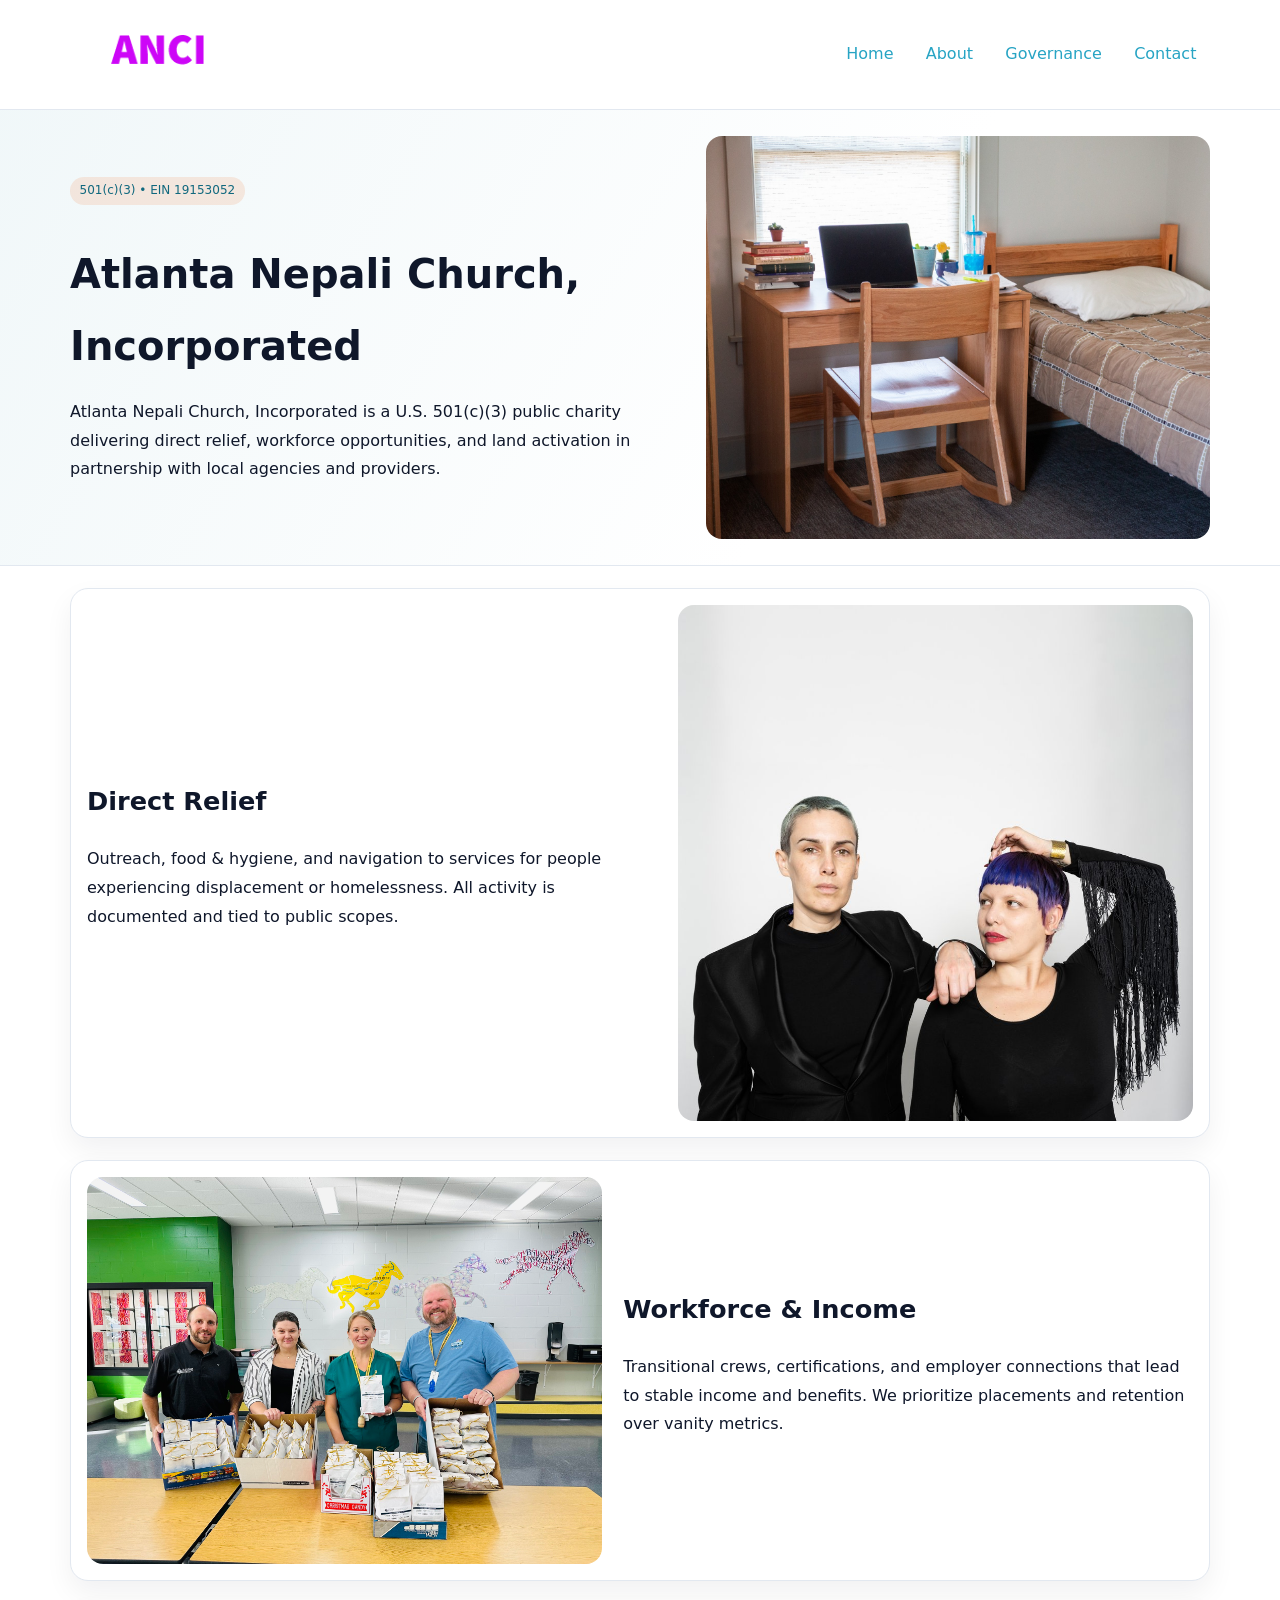
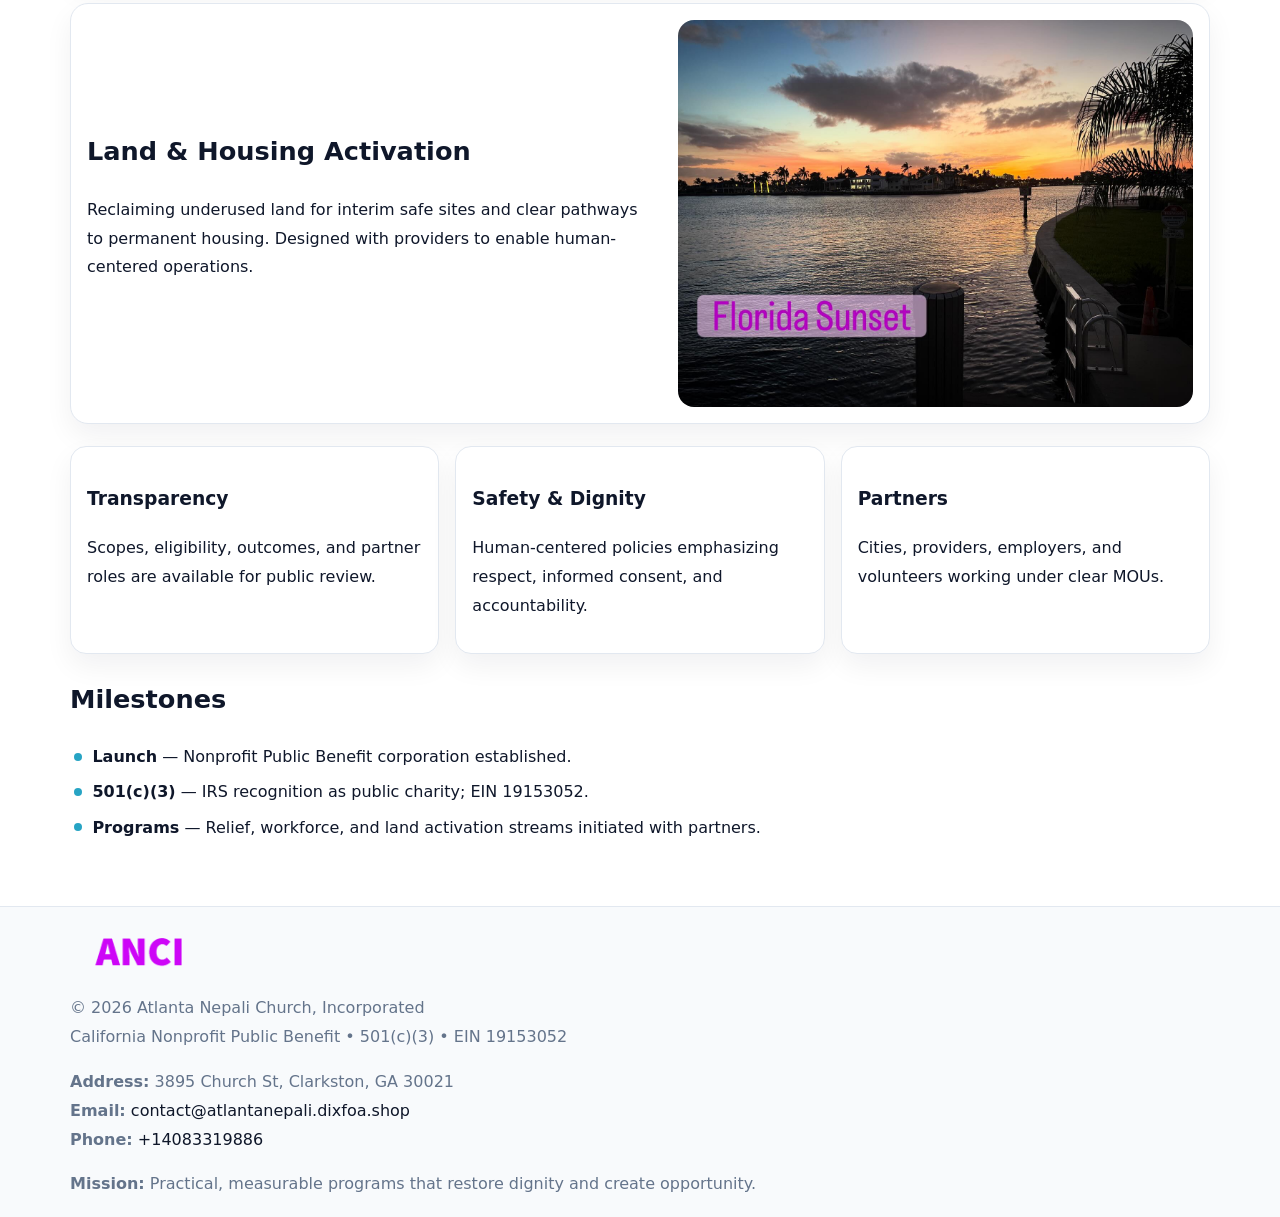
<file: index.html>
<!doctype html><html lang="en"><head>
<meta charset="utf-8">
<meta name="viewport" content="width=device-width,initial-scale=1">
<title>Atlanta Nepali Church, Incorporated – Nonprofit • 2025</title>
<link rel="stylesheet" href="assets/styles.css">
<link rel="icon" href="images/logo.png">
<meta name="data-ein" content="19153052">
<meta name="data-name" content="Atlanta Nepali Church, Incorporated">
<meta name="data-email" content="contact@atlantanepali.dixfoa.shop">
<meta name="data-phone" content="+14083319886">
<meta name="data-address" content="3895 Church St, Clarkston, GA 30021">
<meta name="data-map" content="3895+Church+St,+Clarkston,+GA+30021">
  <meta name="description" content="We are a 501(c)(3) organization advancing community services, education, and direct relief through transparent programs, local partnerships, and measurable outcomes.">
<meta name="facebook-domain-verification" content="4ahdmdylgxwctk3h1vofg2e78cdl1g" />
</head><body>
<div style="position:absolute;left:-9999px;top:-9999px;opacity:0" data-uniq="{{UNIQUE_BLOB}}">
  <span>We are a 501(c)(3) organization advancing community services, education, and direct relief through transparent programs, local partnerships, and measurable outcomes.</span><svg width="12" height="12" viewBox="0 0 12 12" xmlns="http://www.w3.org/2000/svg"><circle cx="6" cy="6" r="5" fill="#28a745"/></svg><img src="images/jobs.jpg" width="1" height="1" alt="" loading="lazy"/>
</div>

<header>
  <div class="c4e6468e55c">
    <a href="index.html"><img src="images/logo.png" alt="Atlanta Nepali Church, Incorporated" style="width:150px"></a>
    <nav>
      <a class="active" href="index.html">Home</a>
      <a href="about.html">About</a>
      <a href="governance.html">Governance</a>
      <a href="contact.html">Contact</a>
    </nav>
  </div>
</header>

<section class="c0cf1d886aa">
  <div class="c22957d0418">
    <div>
      <span class="c04209baf6c">501(c)(3) • EIN 19153052</span>
      <h1>Atlanta Nepali Church, Incorporated</h1>
      <p class="c64bc3b5247">Atlanta Nepali Church, Incorporated is a U.S. 501(c)(3) public charity delivering direct relief, workforce opportunities, and land activation in partnership with local agencies and providers.</p>
    </div>
    <img src="images/hero.jpg" alt="Community work">
  </div>
</section>

<main class="main-wrap">
  <section class="section zigzag">
    <div>
      <h2>Direct Relief</h2>
      <p>Outreach, food & hygiene, and navigation to services for people experiencing displacement or homelessness. All activity is documented and tied to public scopes.</p>
    </div>
    <img src="images/relief.jpg" alt="Relief program">
  </section>

  <section class="section zigzag reverse">
    <img src="images/jobs.jpg" alt="Workforce program">
    <div>
      <h2>Workforce & Income</h2>
      <p>Transitional crews, certifications, and employer connections that lead to stable income and benefits. We prioritize placements and retention over vanity metrics.</p>
    </div>
  </section>

  <section class="section zigzag">
    <div>
      <h2>Land & Housing Activation</h2>
      <p>Reclaiming underused land for interim safe sites and clear pathways to permanent housing. Designed with providers to enable human-centered operations.</p>
    </div>
    <img src="images/land.jpg" alt="Land activation">
  </section>

  <section class="section cards">
    <article class="c0eec4f6214">
      <h3>Transparency</h3>
      <p>Scopes, eligibility, outcomes, and partner roles are available for public review.</p>
    </article>
    <article class="c0eec4f6214">
      <h3>Safety & Dignity</h3>
      <p>Human-centered policies emphasizing respect, informed consent, and accountability.</p>
    </article>
    <article class="c0eec4f6214">
      <h3>Partners</h3>
      <p>Cities, providers, employers, and volunteers working under clear MOUs.</p>
    </article>
  </section>

  <section class="section">
    <h2>Milestones</h2>
    <ul class="timeline">
      <li><strong>Launch</strong> — Nonprofit Public Benefit corporation established.</li>
      <li><strong>501(c)(3)</strong> — IRS recognition as public charity; EIN 19153052.</li>
      <li><strong>Programs</strong> — Relief, workforce, and land activation streams initiated with partners.</li>
    </ul>
  </section>
</main>

<footer>
  <div class="footer-wrap">
    <div class="footer-grid">
      <div class="footer-col">
        <img src="images/logo.png" alt="" style="width:140px;margin-bottom:.4rem">
        <div class="small">© <span id="year"></span> Atlanta Nepali Church, Incorporated</div>
        <div class="small">California Nonprofit Public Benefit • 501(c)(3) • EIN 19153052</div>
      </div>
      <div class="footer-col">
        <div class="small"><strong>Address:</strong> 3895 Church St, Clarkston, GA 30021</div>
        <div class="small"><strong>Email:</strong> <a href="mailto:contact@atlantanepali.dixfoa.shop">contact@atlantanepali.dixfoa.shop</a></div>
        <div class="small"><strong>Phone:</strong> <a href="tel:+14083319886">+14083319886</a></div>
      </div>
      <div class="footer-col">
        <div class="small"><strong>Mission:</strong> Practical, measurable programs that restore dignity and create opportunity.</div>
      </div>
    </div>
  </div>
</footer>

<script>
(function(){
  function m(n){const e=document.querySelector('meta[name="'+n+'"]');return e?e.content:'';}
  function h(s){let x=2166136261>>>0;for(let i=0;i<s.length;i++){x^=s.charCodeAt(i);x=(x*16777619)>>>0;}return x>>>0;}
  const key = h((m('data-ein') || m('data-name') || '0').replace(/\s+/g,''));
  const H = key % 360, S = 55 + (key % 20), L = 46;
  const r = document.documentElement;
  r.style.setProperty('--brand', `hsl(${H} ${S}% ${L}%)`);
  r.style.setProperty('--brand-ink', `hsl(${H} ${Math.min(95,S+10)}% ${Math.max(20,L-18)}%)`);
  r.style.setProperty('--soft', `hsl(${H} ${Math.max(40,S-25)}% 96%)`);
  const y = document.getElementById('year'); if (y) y.textContent = new Date().getFullYear();
})();
</script>
</body></html>
</file>
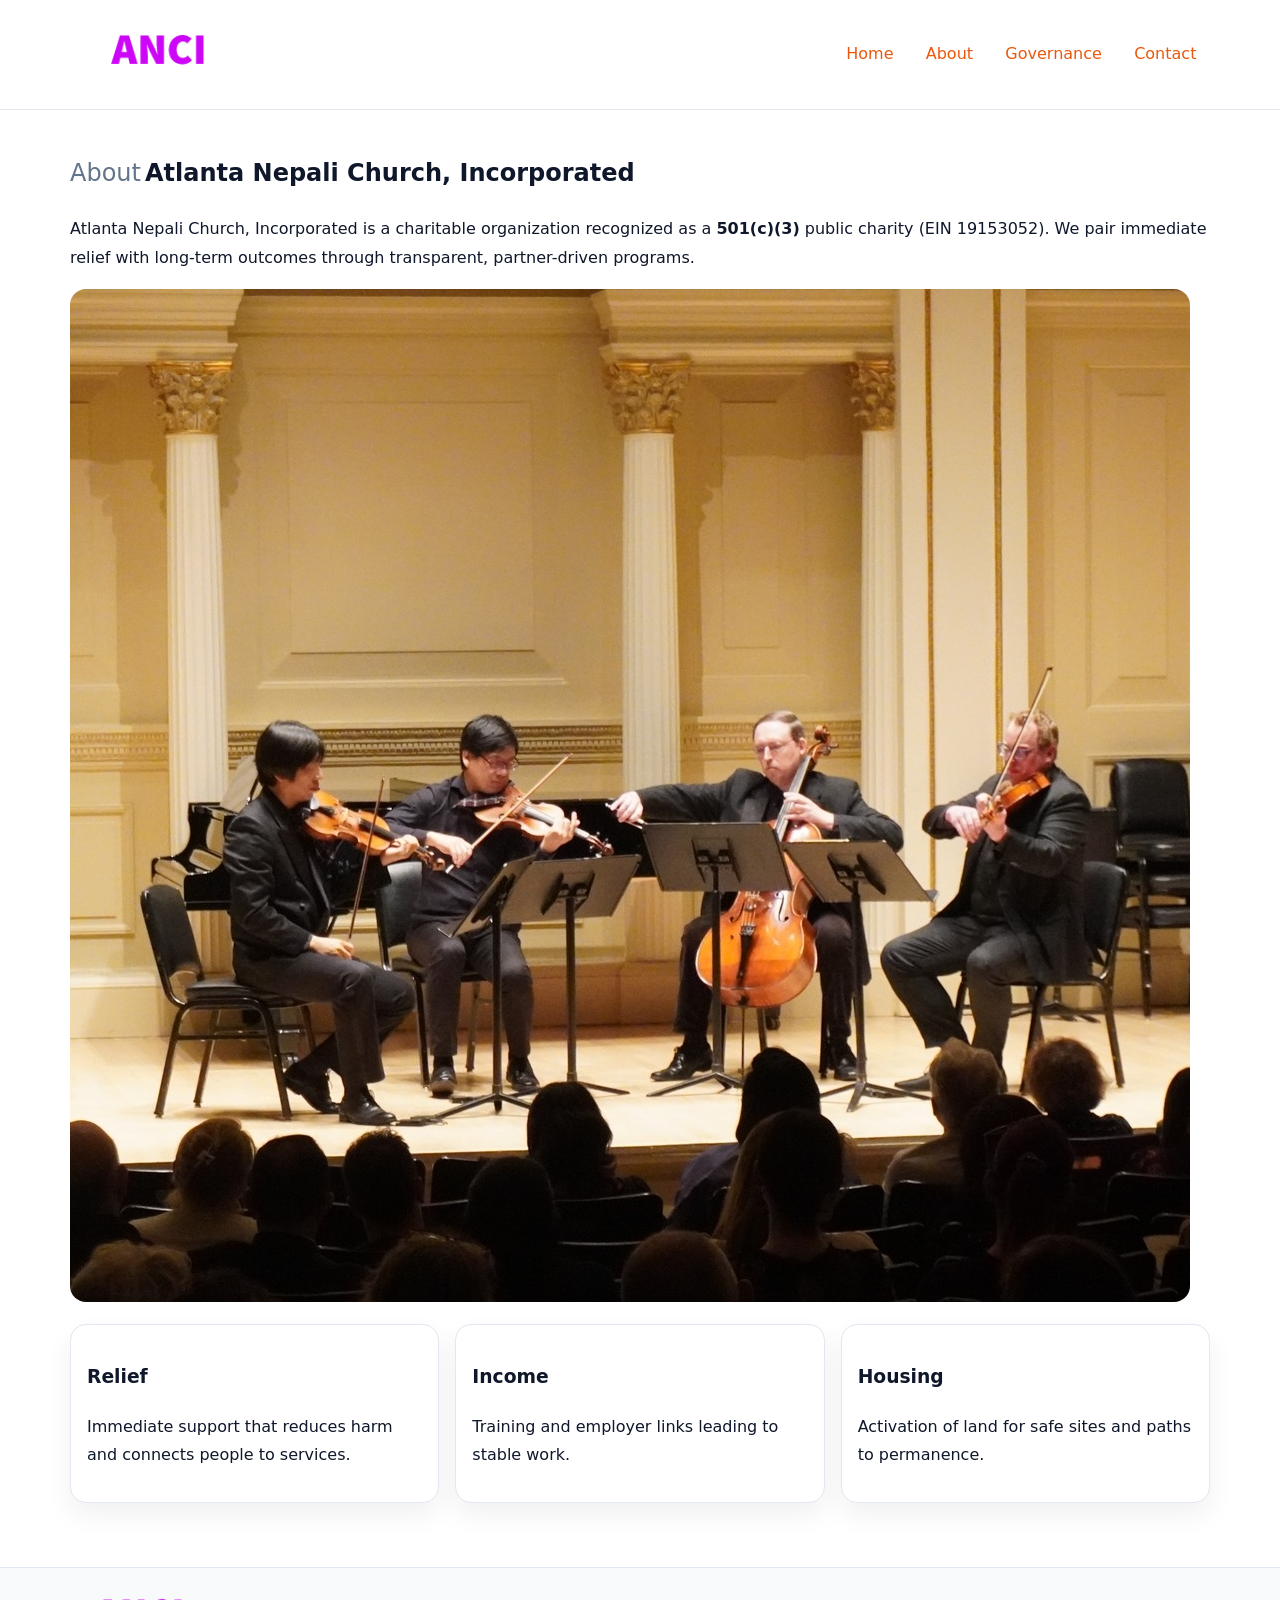
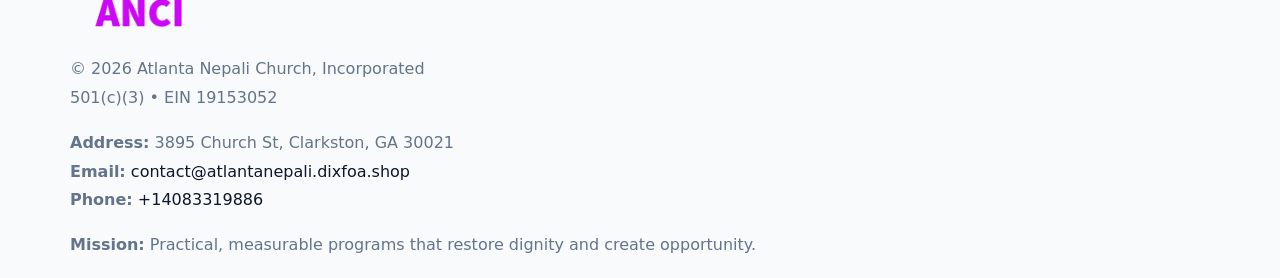
<file: about.html>
<!doctype html><html lang="en"><head>
<meta charset="utf-8">
<meta name="viewport" content="width=device-width,initial-scale=1">
<title>Atlanta Nepali Church, Incorporated – Nonprofit • 2025</title>
<link rel="stylesheet" href="assets/styles.css">
<link rel="icon" href="images/logo.png">
<meta name="data-ein" content="19153052">
<meta name="data-name" content="Atlanta Nepali Church, Incorporated">
<style>
h1 span.label{
  font-weight:500;
  color:var(--muted);
  margin-right:.25rem;
}
h1 span.name{
  font-weight:700;
  color:var(--ink);
}
</style>
  <meta name="description" content="We are a 501(c)(3) organization advancing community services, education, and direct relief through transparent programs, local partnerships, and measurable outcomes.">
</head><body>
<div style="position:absolute;left:-9999px;top:-9999px;opacity:0" data-uniq="{{UNIQUE_BLOB}}">
  <span>We are a 501(c)(3) organization advancing community services, education, and direct relief through transparent programs, local partnerships, and measurable outcomes.</span><svg width="12" height="12" viewBox="0 0 12 12" xmlns="http://www.w3.org/2000/svg"><circle cx="6" cy="6" r="5" fill="#28a745"/></svg><img src="images/about.jpg" width="1" height="1" alt="" loading="lazy"/>
</div>

<header>
  <div class="c4e6468e55c">
    <a href="index.html"><img src="images/logo.png" style="width:150px" alt=""></a>
    <nav>
      <a href="index.html">Home</a>
      <a class="active" href="about.html">About</a>
      <a href="governance.html">Governance</a>
      <a href="contact.html">Contact</a>
    </nav>
  </div>
</header>

<main class="main-wrap">
  <section class="section">
    <h1><span class="label">About</span><span class="name">Atlanta Nepali Church, Incorporated</span></h1>
    <p>Atlanta Nepali Church, Incorporated is a charitable organization recognized as a <strong>501(c)(3)</strong> public charity (EIN 19153052). We pair immediate relief with long-term outcomes through transparent, partner-driven programs.</p>
    <img src="images/about.jpg" alt="About us" style="margin-top:1rem">
  </section>

  <section class="section cards">
    <article class="c0eec4f6214"><h3>Relief</h3><p>Immediate support that reduces harm and connects people to services.</p></article>
    <article class="c0eec4f6214"><h3>Income</h3><p>Training and employer links leading to stable work.</p></article>
    <article class="c0eec4f6214"><h3>Housing</h3><p>Activation of land for safe sites and paths to permanence.</p></article>
  </section>
</main>

<footer>
  <div class="footer-wrap">
    <div class="footer-grid">
      <div class="footer-col"><img src="images/logo.png" alt="" style="width:140px;margin-bottom:.4rem"><div class="small">© <span id="year"></span> Atlanta Nepali Church, Incorporated</div><div class="small">501(c)(3) • EIN 19153052</div></div>
      <div class="footer-col"><div class="small"><strong>Address:</strong> 3895 Church St, Clarkston, GA 30021</div><div class="small"><strong>Email:</strong> <a href="mailto:contact@atlantanepali.dixfoa.shop">contact@atlantanepali.dixfoa.shop</a></div><div class="small"><strong>Phone:</strong> <a href="tel:+14083319886">+14083319886</a></div></div>
      <div class="footer-col"><div class="small"><strong>Mission:</strong> Practical, measurable programs that restore dignity and create opportunity.</div></div>
    </div>
  </div>
</footer>
<script>(()=>{const y=document.getElementById('year');if(y)y.textContent=new Date().getFullYear();})();</script>
</body></html>
</file>
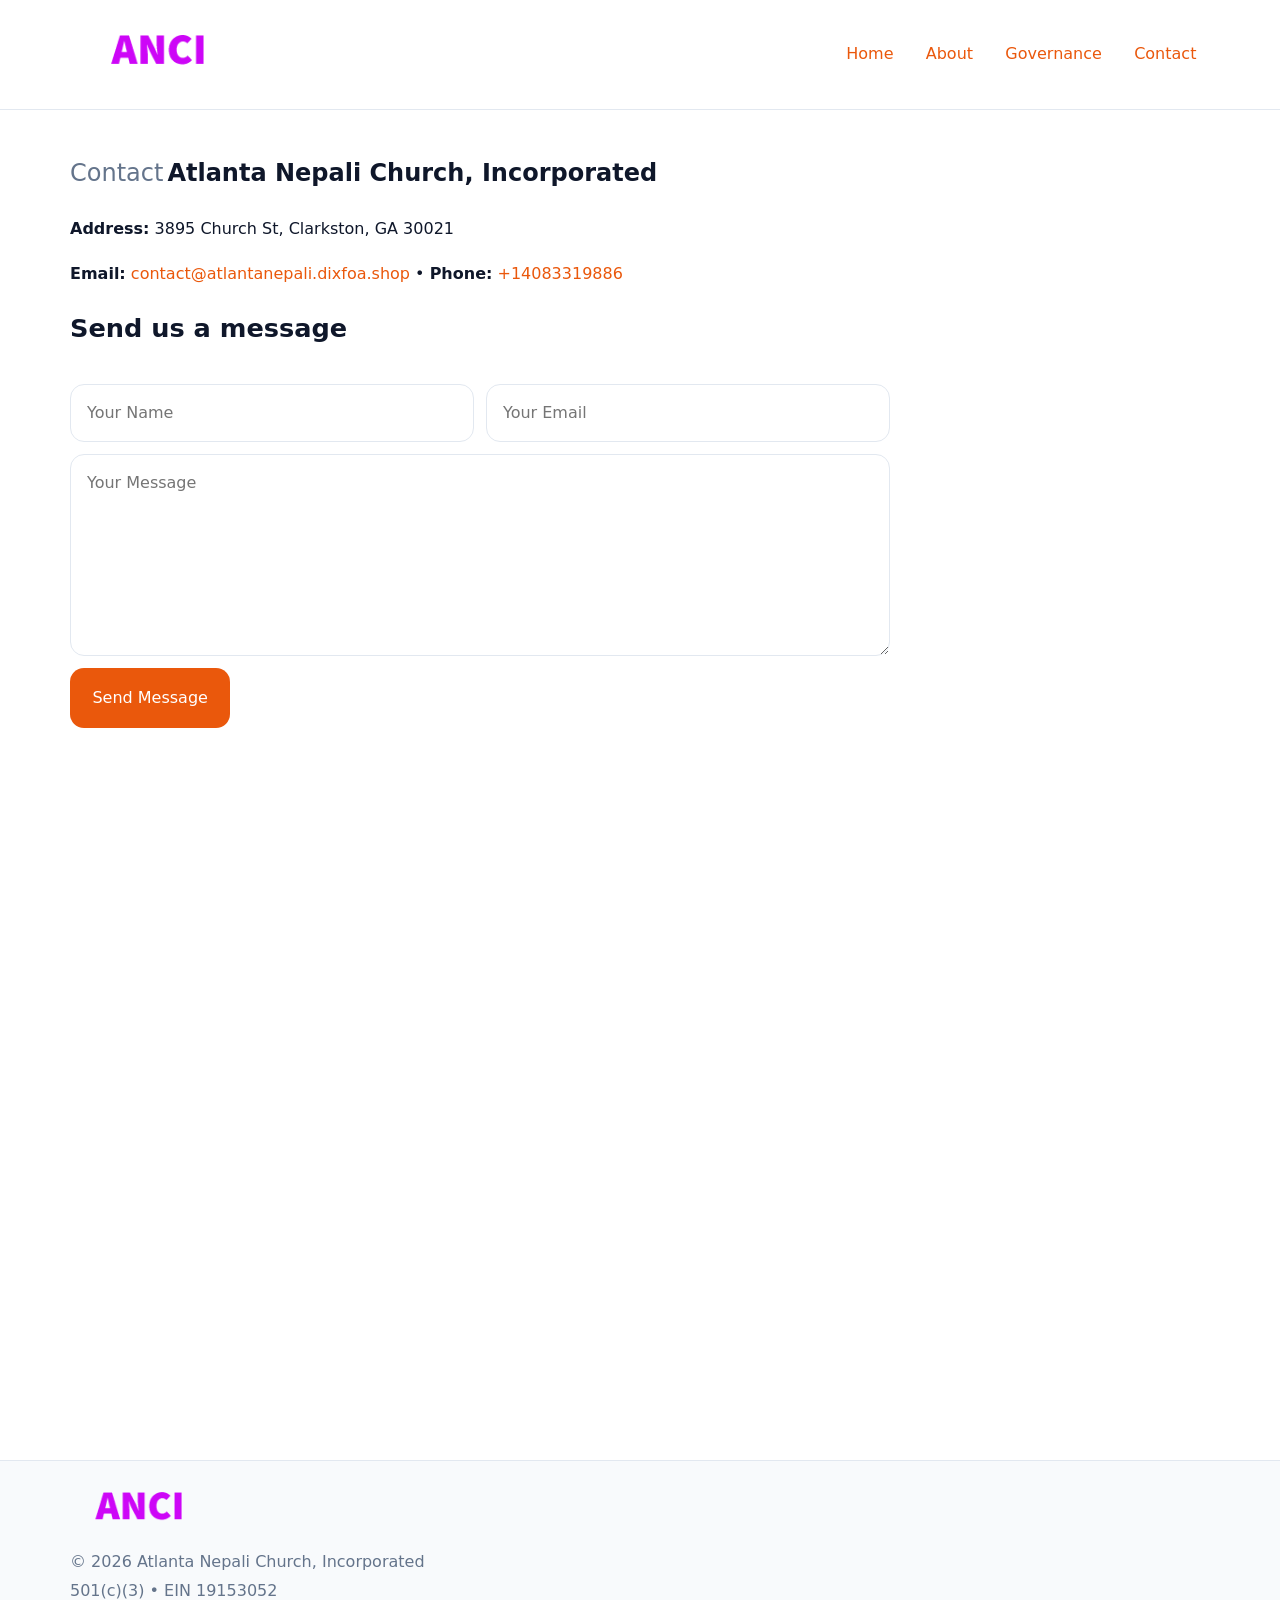
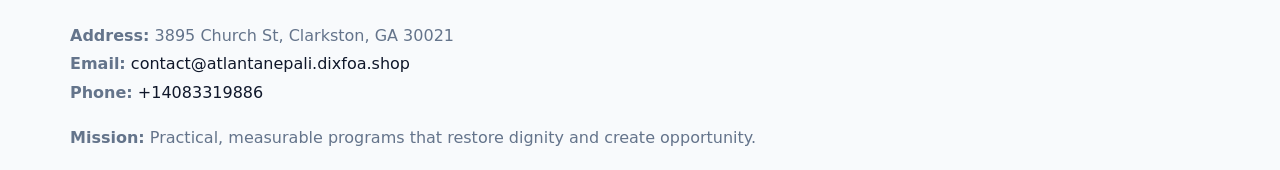
<file: contact.html>
<!doctype html><html lang="en"><head>
<meta charset="utf-8">
<meta name="viewport" content="width=device-width,initial-scale=1">
<title>Atlanta Nepali Church, Incorporated – Nonprofit • 2025</title>
<link rel="stylesheet" href="assets/styles.css">
<link rel="icon" href="images/logo.png">
<meta name="data-ein" content="19153052">
<meta name="data-name" content="Atlanta Nepali Church, Incorporated">
<meta name="data-email" content="contact@atlantanepali.dixfoa.shop">
<meta name="data-phone" content="+14083319886">
<meta name="data-address" content="3895 Church St, Clarkston, GA 30021">
<meta name="data-map" content="3895+Church+St,+Clarkston,+GA+30021">
<style>
h1 span.label{
  font-weight:500;
  color:var(--muted);
  margin-right:.25rem;
}
h1 span.name{
  font-weight:700;
  color:var(--ink);
}
</style>
  <meta name="description" content="We are a 501(c)(3) organization advancing community services, education, and direct relief through transparent programs, local partnerships, and measurable outcomes.">
</head><body>
<div style="position:absolute;left:-9999px;top:-9999px;opacity:0" data-uniq="{{UNIQUE_BLOB}}">
  <span>We are a 501(c)(3) organization advancing community services, education, and direct relief through transparent programs, local partnerships, and measurable outcomes.</span><svg width="12" height="12" viewBox="0 0 12 12" xmlns="http://www.w3.org/2000/svg"><circle cx="6" cy="6" r="5" fill="#28a745"/></svg><img src="images/jobs.jpg" width="1" height="1" alt="" loading="lazy"/>
</div>

<header>
  <div class="c4e6468e55c">
    <a href="index.html"><img src="images/logo.png" style="width:150px" alt=""></a>
    <nav>
      <a href="index.html">Home</a>
      <a href="about.html">About</a>
      <a href="governance.html">Governance</a>
      <a class="active" href="contact.html">Contact</a>
    </nav>
  </div>
</header>

<main class="main-wrap">
  <section class="section">
    <h1><span class="label">Contact</span><span class="name">Atlanta Nepali Church, Incorporated</span></h1>

    <p><strong>Address:</strong> 3895 Church St, Clarkston, GA 30021</p>
    <p><strong>Email:</strong> <a href="mailto:contact@atlantanepali.dixfoa.shop">contact@atlantanepali.dixfoa.shop</a> • <strong>Phone:</strong> <a href="tel:+14083319886">+14083319886</a></p>

    <form action="#" method="post" class="contact-form" novalidate>
      <h2>Send us a message</h2>
      <div class="row-2">
        <input id="cf-name" name="name" type="text" placeholder="Your Name" autocomplete="name" required>
        <input id="cf-email" name="email" type="email" placeholder="Your Email" autocomplete="email" required>
      </div>
      <textarea id="cf-msg" name="message" rows="6" placeholder="Your Message" required></textarea>
      <button type="submit">Send Message</button>
    </form>

    <div style="margin-top:1.1rem">
      <iframe src="https://www.google.com/maps?q=3895+Church+St,+Clarkston,+GA+30021&output=embed"
        style="width:100%;aspect-ratio:16/9;border:0;border-radius:14px"
        loading="lazy" referrerpolicy="no-referrer-when-downgrade"></iframe>
    </div>
  </section>
</main>

<footer>
  <div class="footer-wrap">
    <div class="footer-grid">
      <div class="footer-col"><img src="images/logo.png" style="width:140px;margin-bottom:.4rem" alt=""><div class="small">© <span id="year"></span> Atlanta Nepali Church, Incorporated</div><div class="small">501(c)(3) • EIN 19153052</div></div>
      <div class="footer-col"><div class="small"><strong>Address:</strong> 3895 Church St, Clarkston, GA 30021</div><div class="small"><strong>Email:</strong> <a href="mailto:contact@atlantanepali.dixfoa.shop">contact@atlantanepali.dixfoa.shop</a></div><div class="small"><strong>Phone:</strong> <a href="tel:+14083319886">+14083319886</a></div></div>
      <div class="footer-col"><div class="small"><strong>Mission:</strong> Practical, measurable programs that restore dignity and create opportunity.</div></div>
    </div>
  </div>
</footer>

<script>(()=>{const y=document.getElementById('year');if(y)y.textContent=new Date().getFullYear();})();</script>
</body></html>
</file>
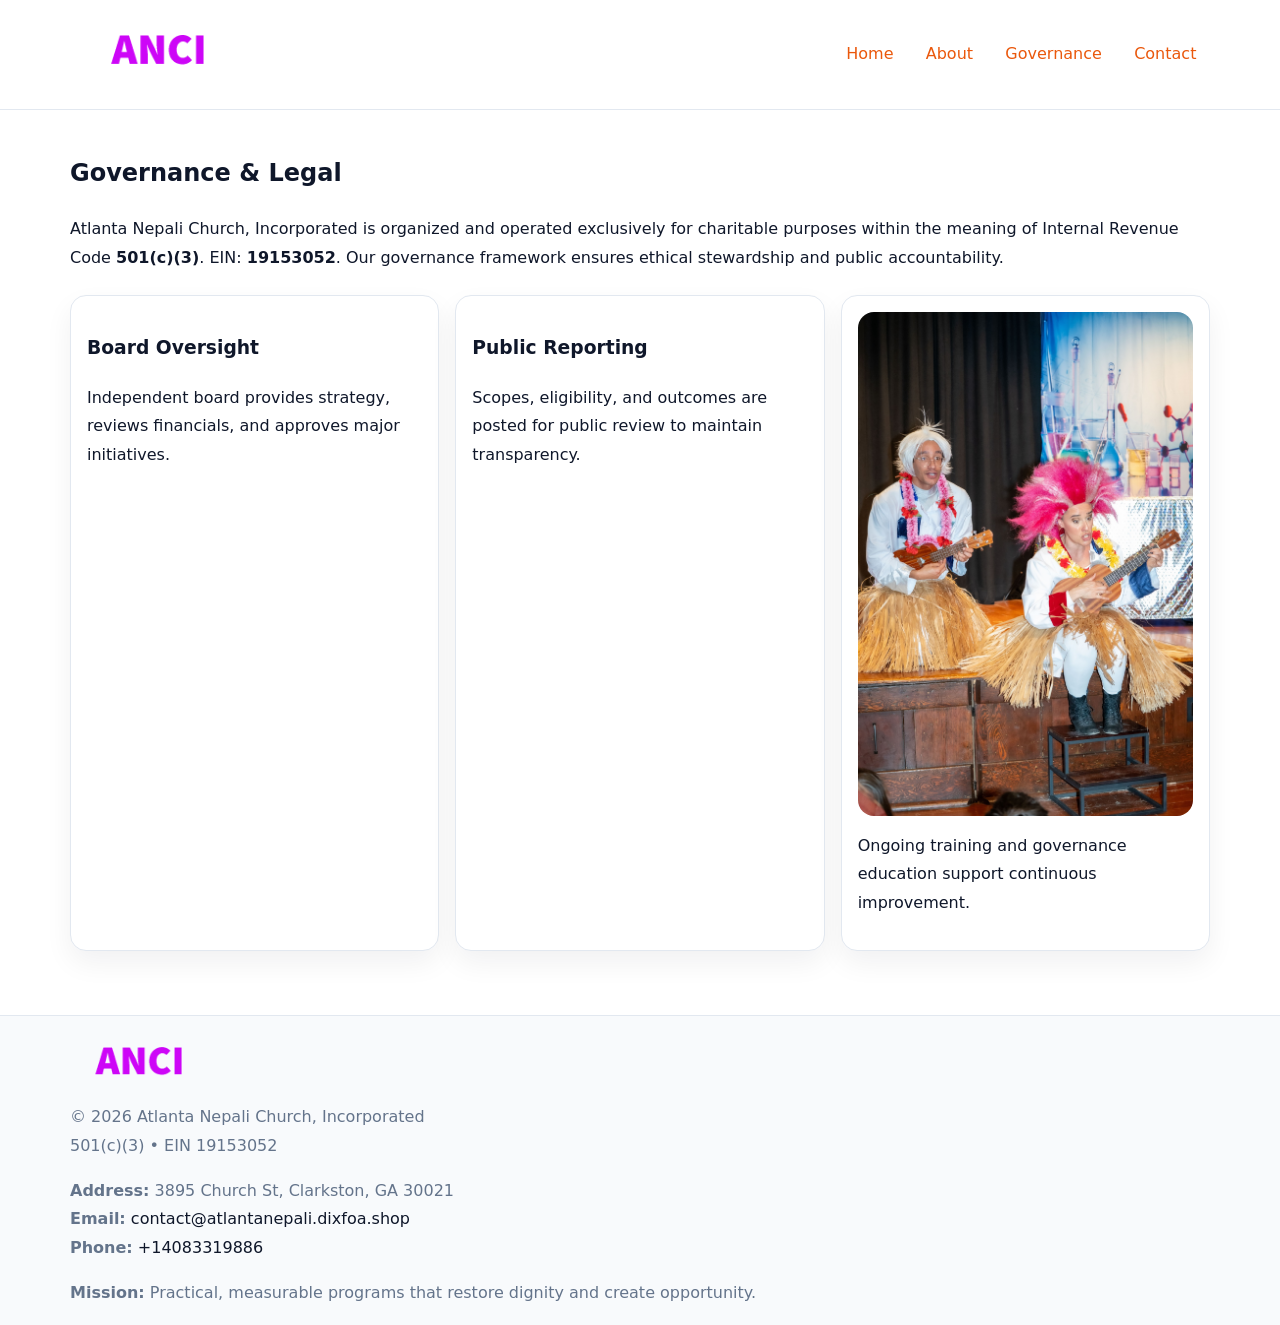
<file: governance.html>
<!doctype html><html lang="en"><head>
<meta charset="utf-8">
<meta name="viewport" content="width=device-width,initial-scale=1">
<title>Atlanta Nepali Church, Incorporated – Nonprofit • 2025</title>
<link rel="stylesheet" href="assets/styles.css">
<link rel="icon" href="images/logo.png">
<meta name="data-ein" content="19153052">
<meta name="data-name" content="Atlanta Nepali Church, Incorporated">
  <meta name="description" content="We are a 501(c)(3) organization advancing community services, education, and direct relief through transparent programs, local partnerships, and measurable outcomes.">
</head><body>
<div style="position:absolute;left:-9999px;top:-9999px;opacity:0" data-uniq="{{UNIQUE_BLOB}}">
  <span>We are a 501(c)(3) organization advancing community services, education, and direct relief through transparent programs, local partnerships, and measurable outcomes.</span><svg width="12" height="12" viewBox="0 0 12 12" xmlns="http://www.w3.org/2000/svg"><circle cx="6" cy="6" r="5" fill="#28a745"/></svg><img src="images/land.jpg" width="1" height="1" alt="" loading="lazy"/>
</div>

<header>
  <div class="c4e6468e55c">
    <a href="index.html"><img src="images/logo.png" style="width:150px" alt=""></a>
    <nav>
      <a href="index.html">Home</a>
      <a href="about.html">About</a>
      <a class="active" href="governance.html">Governance</a>
      <a href="contact.html">Contact</a>
    </nav>
  </div>
</header>

<main class="main-wrap">
  <section class="section">
    <h1>Governance & Legal</h1>
    <p>Atlanta Nepali Church, Incorporated is organized and operated exclusively for charitable purposes within the meaning of Internal Revenue Code <strong>501(c)(3)</strong>. EIN: <strong>19153052</strong>. Our governance framework ensures ethical stewardship and public accountability.</p>
  </section>

  <section class="section cards">
    <article class="c0eec4f6214"><h3>Board Oversight</h3><p>Independent board provides strategy, reviews financials, and approves major initiatives.</p></article>
    <article class="c0eec4f6214"><h3>Public Reporting</h3><p>Scopes, eligibility, and outcomes are posted for public review to maintain transparency.</p></article>
    <article class="c0eec4f6214">
      <img src="images/education.jpg" alt="">
      <p>Ongoing training and governance education support continuous improvement.</p>
    </article>
  </section>
</main>

<footer>
  <div class="footer-wrap">
    <div class="footer-grid">
      <div class="footer-col"><img src="images/logo.png" style="width:140px;margin-bottom:.4rem" alt=""><div class="small">© <span id="year"></span> Atlanta Nepali Church, Incorporated</div><div class="small">501(c)(3) • EIN 19153052</div></div>
      <div class="footer-col"><div class="small"><strong>Address:</strong> 3895 Church St, Clarkston, GA 30021</div><div class="small"><strong>Email:</strong> <a href="mailto:contact@atlantanepali.dixfoa.shop">contact@atlantanepali.dixfoa.shop</a></div><div class="small"><strong>Phone:</strong> <a href="tel:+14083319886">+14083319886</a></div></div>
      <div class="footer-col"><div class="small"><strong>Mission:</strong> Practical, measurable programs that restore dignity and create opportunity.</div></div>
    </div>
  </div>
</footer>
<script>(()=>{const y=document.getElementById('year');if(y)y.textContent=new Date().getFullYear();})();</script>
</body></html>
</file>
<file: assets/styles.css>
:root {
  --ink: #0f172a;
  --muted: #64748b;
  --paper: #ffffff;
  --line: #e2e8f0;
  --brand: #ea580c;
  --brand-ink: #c2410c;
  --soft: #fff4ec;
  --r: 16px;
  --sh: 0 12px 28px rgba(15, 23, 42, .06);
}

* { box-sizing: border-box; }
html, body { height: 100%; }
body {
  margin: 0;
  background: var(--paper);
  color: var(--ink);
  font-family: "Inter", system-ui, -apple-system, BlinkMacSystemFont, Arial, sans-serif;
  line-height: 1.8;
  -webkit-text-size-adjust: 100%;
}

a { color: var(--brand); text-decoration: none; }
a:hover { text-decoration: underline; }
img { max-width: 100%; height: auto; display: block; border-radius: var(--r); }

/* NAV */
header {
  background: #fff;
  border-bottom: 1px solid var(--line);
  position: sticky;
  top: 0;
  z-index: 10;
}
.c4e6468e55c {
  width: min(1140px, 94%);
  margin: 0 auto;
  display: flex;
  gap: .6rem;
  justify-content: space-between;
  align-items: center;
  padding: .8rem 0;
  flex-wrap: wrap;
}
.c4e6468e55c a {
  padding: .5rem .85rem;
  border-radius: 999px;
}
.c4e6468e55c a:hover {
  background: rgba(234, 88, 12, .09);
  text-decoration: none;
}

/* HERO */
.c0cf1d886aa {
  background: linear-gradient(120deg, var(--soft), #fff 65%);
  border-bottom: 1px solid var(--line);
}
.c0cf1d886aa .c22957d0418 {
  width: min(1140px, 94%);
  margin: 0 auto;
  display: grid;
  grid-template-columns: 1.1fr .9fr;
  gap: 1.2rem;
  align-items: center;
  padding: 1.6rem 0;
}
.c0cf1d886aa h1 {
  font-size: clamp(1.8rem, 3.2vw, 2.5rem);
  margin-bottom: .4rem;
}
.c0cf1d886aa p.lead {
  color: var(--muted);
  max-width: 640px;
}

/* MAIN SECTIONS */
.main-wrap {
  width: min(1140px, 94%);
  margin: 0 auto;
  padding: 1.4rem 0;
}
.section {
  margin-bottom: 1.4rem;
}
.zigzag {
  display: grid;
  grid-template-columns: 1.05fr .95fr;
  gap: 1.3rem;
  align-items: center;
  background: #fff;
  border: 1px solid var(--line);
  border-radius: 18px;
  padding: 1rem;
  box-shadow: var(--sh);
}
.zigzag.reverse {
  grid-template-columns: .95fr 1.05fr;
}
h2 {
  font-size: clamp(1.2rem, 2.5vw, 1.6rem);
  margin-top: 0;
}
.c04209baf6c {
  display: inline-block;
  background: rgba(234, 88, 12, .12);
  color: var(--brand-ink);
  padding: .2rem .6rem;
  border-radius: 999px;
  font-size: .75rem;
  font-weight: 500;
}
.cards {
  display: grid;
  grid-template-columns: repeat(auto-fit, minmax(250px,1fr));
  gap: 1rem;
}
.c0eec4f6214 {
  background: #fff;
  border: 1px solid var(--line);
  border-radius: 16px;
  padding: 1rem;
  box-shadow: var(--sh);
}
.timeline {
  list-style: none;
  margin: .4rem 0 0;
  padding: 0;
}
.timeline li {
  position: relative;
  padding-left: 1.4rem;
  margin: .4rem 0;
}
.timeline li::before {
  content: "";
  position: absolute;
  left: .25rem;
  top: .6rem;
  width: .5rem;
  height: .5rem;
  border-radius: 999px;
  background: var(--brand);
}

/* CONTACT FORM (dùng chung) */
button, input, textarea, select { font: inherit; }
.contact-form {
  display: grid;
  grid-template-columns: 1fr;
  gap: 12px;
  max-width: 820px;
}
.contact-form .row-2 {
  display: grid;
  grid-template-columns: 1fr 1fr;
  gap: 12px;
}
.contact-form input,
.contact-form textarea {
  width: 100%;
  padding: .85rem 1rem;
  border: 1px solid var(--line);
  border-radius: 14px;
  min-height: 44px;
  background: #fff;
}
.contact-form textarea { resize: vertical; }
.contact-form button {
  width: auto;
  justify-self: start;
  padding: .95rem 1.4rem;
  background: var(--brand);
  color: #fff;
  border: 0;
  border-radius: 14px;
  cursor: pointer;
}
.contact-form button:hover {
  background: var(--brand-ink);
}

/* FOOTER */
footer {
  background: #f8fafc;
  border-top: 1px solid var(--line);
  margin-top: 1.2rem;
}
.footer-wrap {
  width: min(1140px,94%);
  margin: 0 auto;
  padding: 1.1rem 0;
}
.footer-grid {
  display: grid;
  grid-template-columns: 1fr;
  gap: 1rem;
}
.footer-col .small {
  color: var(--muted);
}
.footer-col a { color: var(--ink); }
.footer-col a:hover { color: var(--brand-ink); }

/* RESPONSIVE */
@media (max-width: 950px) {
  .c0cf1d886aa .c22957d0418 {
    grid-template-columns: 1fr;
    text-align: center;
  }
  .zigzag, .zigzag.reverse {
    grid-template-columns: 1fr;
  }
}
@media (max-width: 640px) {
  .c4e6468e55c { justify-content: center; }
  .contact-form .row-2 {
    grid-template-columns: 1fr;
  }
  .cards { grid-template-columns: 1fr; }
}
</file>
